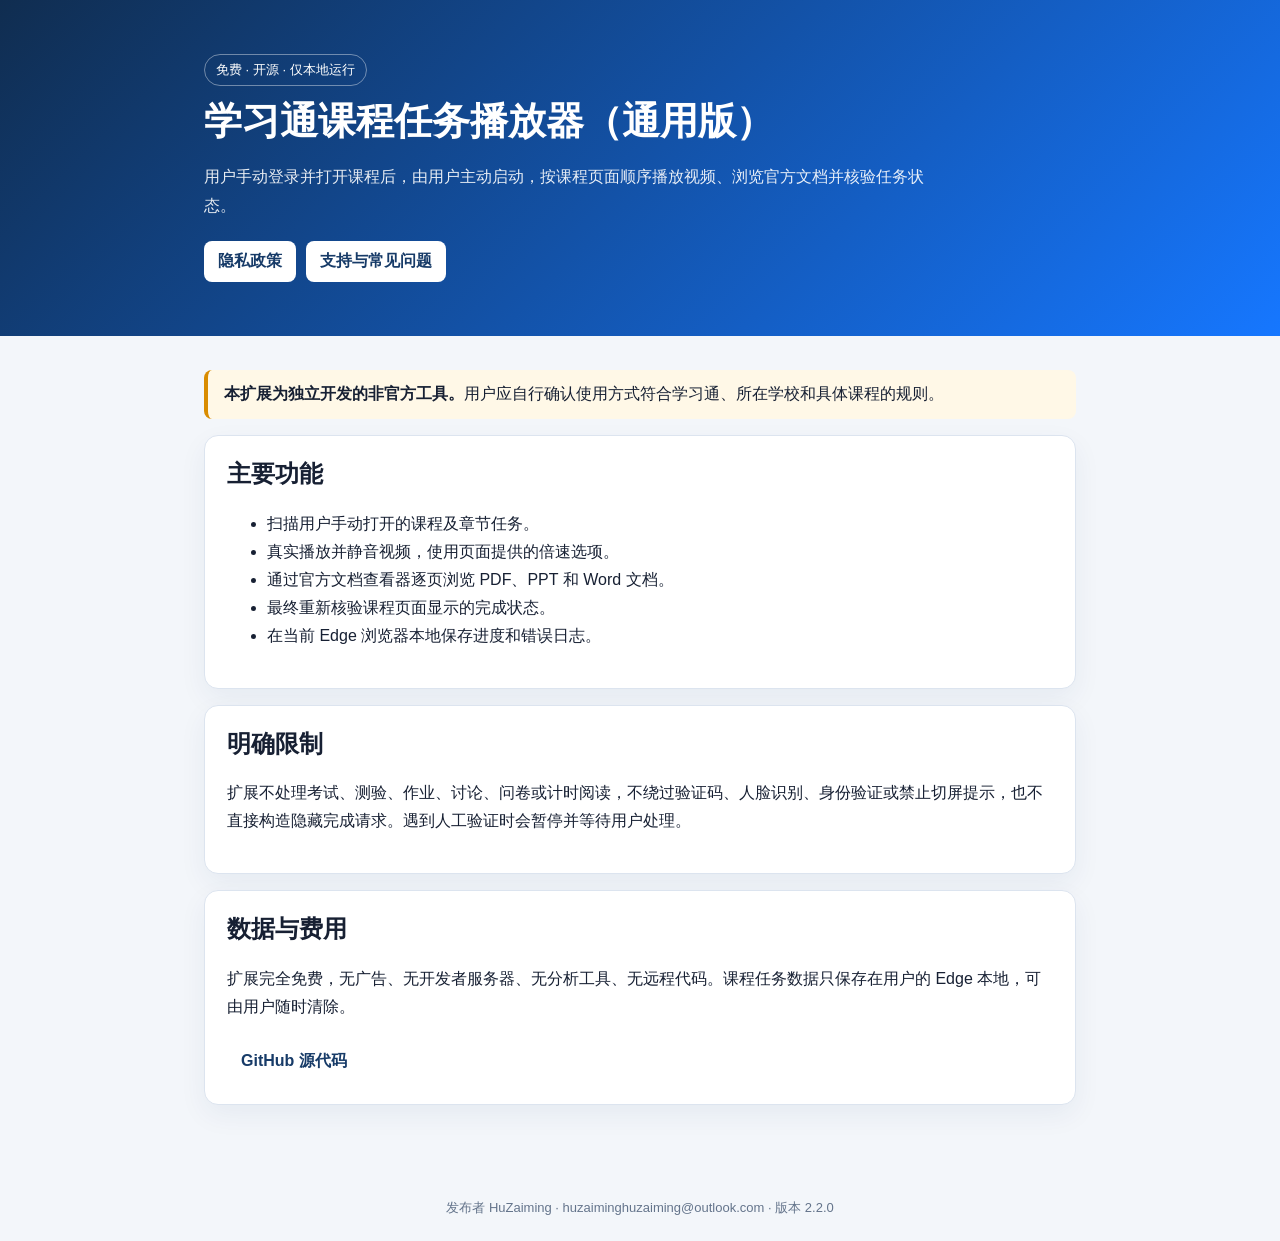
<file: chaoxing-course-task-player/docs/index.html>
<!doctype html><html lang="zh-CN"><head><meta charset="utf-8"><meta name="viewport" content="width=device-width,initial-scale=1"><title>学习通课程任务播放器（通用版）</title><meta name="description" content="用户主动启动后，自动依次播放学习通课程视频、浏览官方文档，并仅在本地记录任务进度与异常。"><link rel="stylesheet" href="site.css"></head><body>
<header class="hero"><div class="hero-inner"><span class="badge">免费 · 开源 · 仅本地运行</span><h1>学习通课程任务播放器（通用版）</h1><p>用户手动登录并打开课程后，由用户主动启动，按课程页面顺序播放视频、浏览官方文档并核验任务状态。</p><div class="links"><a href="privacy/">隐私政策</a><a href="support/">支持与常见问题</a></div></div></header>
<main class="content"><div class="notice"><strong>本扩展为独立开发的非官方工具。</strong>用户应自行确认使用方式符合学习通、所在学校和具体课程的规则。</div>
<section class="card"><h2>主要功能</h2><ul><li>扫描用户手动打开的课程及章节任务。</li><li>真实播放并静音视频，使用页面提供的倍速选项。</li><li>通过官方文档查看器逐页浏览 PDF、PPT 和 Word 文档。</li><li>最终重新核验课程页面显示的完成状态。</li><li>在当前 Edge 浏览器本地保存进度和错误日志。</li></ul></section>
<section class="card"><h2>明确限制</h2><p>扩展不处理考试、测验、作业、讨论、问卷或计时阅读，不绕过验证码、人脸识别、身份验证或禁止切屏提示，也不直接构造隐藏完成请求。遇到人工验证时会暂停并等待用户处理。</p></section>
<section class="card"><h2>数据与费用</h2><p>扩展完全免费，无广告、无开发者服务器、无分析工具、无远程代码。课程任务数据只保存在用户的 Edge 本地，可由用户随时清除。</p><div class="links"><a href="https://github.com/hu-358/chaoxing-video-runner">GitHub 源代码</a></div></section></main>
<footer>发布者 HuZaiming · huzaiminghuzaiming@outlook.com · 版本 2.2.0</footer></body></html>
</file>
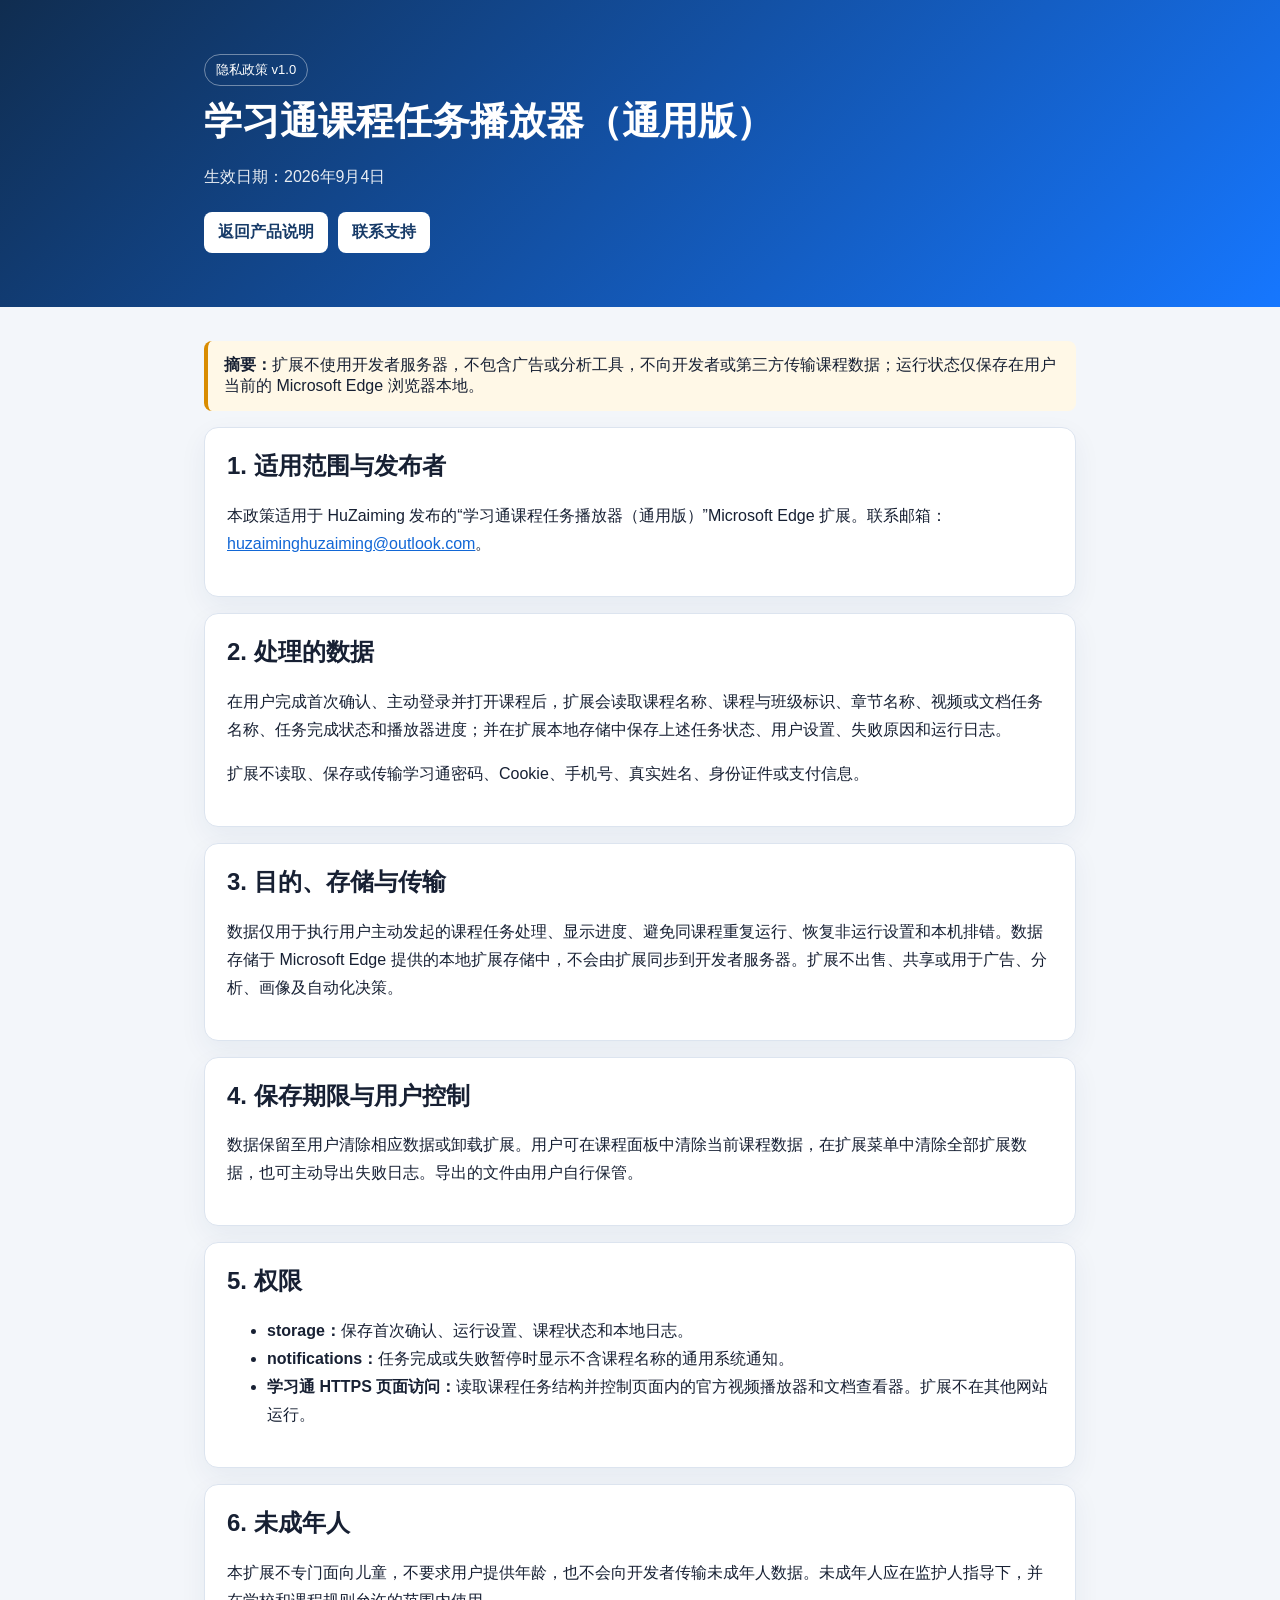
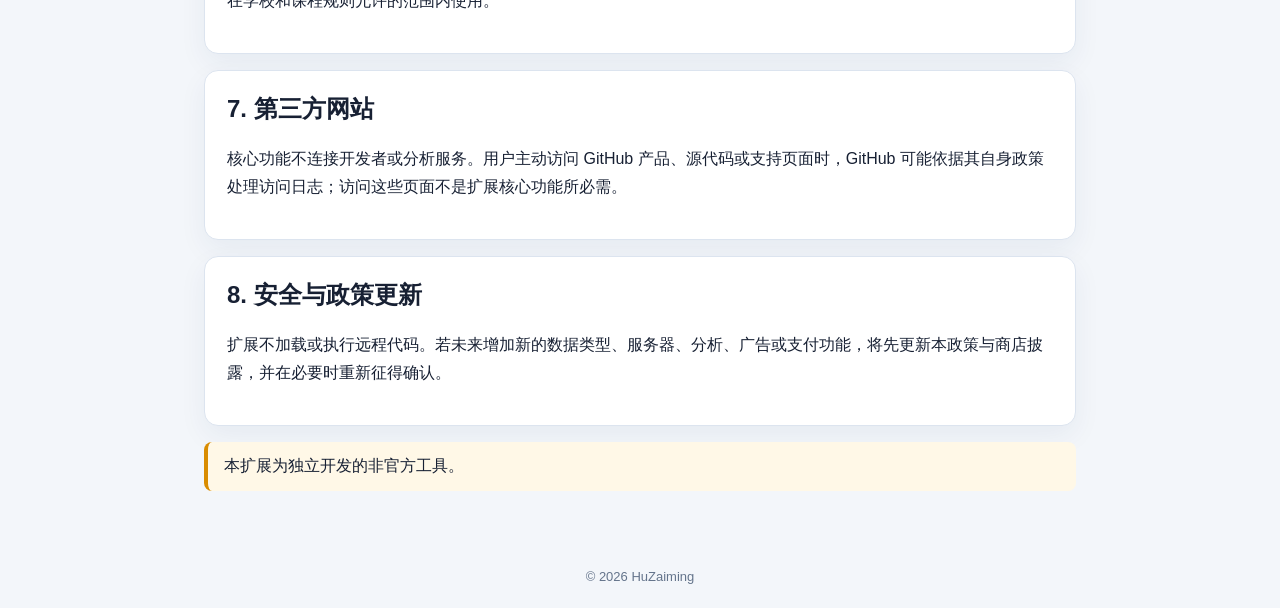
<file: chaoxing-course-task-player/docs/privacy/index.html>
<!doctype html><html lang="zh-CN"><head><meta charset="utf-8"><meta name="viewport" content="width=device-width,initial-scale=1"><title>隐私政策｜学习通课程任务播放器</title><link rel="stylesheet" href="../site.css"></head><body>
<header class="hero"><div class="hero-inner"><span class="badge">隐私政策 v1.0</span><h1>学习通课程任务播放器（通用版）</h1><p>生效日期：2026年9月4日</p><div class="links"><a href="../">返回产品说明</a><a href="../support/">联系支持</a></div></div></header>
<main class="content"><div class="notice"><strong>摘要：</strong>扩展不使用开发者服务器，不包含广告或分析工具，不向开发者或第三方传输课程数据；运行状态仅保存在用户当前的 Microsoft Edge 浏览器本地。</div>
<section class="card"><h2>1. 适用范围与发布者</h2><p>本政策适用于 HuZaiming 发布的“学习通课程任务播放器（通用版）”Microsoft Edge 扩展。联系邮箱：<a href="mailto:huzaiminghuzaiming@outlook.com">huzaiminghuzaiming@outlook.com</a>。</p></section>
<section class="card"><h2>2. 处理的数据</h2><p>在用户完成首次确认、主动登录并打开课程后，扩展会读取课程名称、课程与班级标识、章节名称、视频或文档任务名称、任务完成状态和播放器进度；并在扩展本地存储中保存上述任务状态、用户设置、失败原因和运行日志。</p><p>扩展不读取、保存或传输学习通密码、Cookie、手机号、真实姓名、身份证件或支付信息。</p></section>
<section class="card"><h2>3. 目的、存储与传输</h2><p>数据仅用于执行用户主动发起的课程任务处理、显示进度、避免同课程重复运行、恢复非运行设置和本机排错。数据存储于 Microsoft Edge 提供的本地扩展存储中，不会由扩展同步到开发者服务器。扩展不出售、共享或用于广告、分析、画像及自动化决策。</p></section>
<section class="card"><h2>4. 保存期限与用户控制</h2><p>数据保留至用户清除相应数据或卸载扩展。用户可在课程面板中清除当前课程数据，在扩展菜单中清除全部扩展数据，也可主动导出失败日志。导出的文件由用户自行保管。</p></section>
<section class="card"><h2>5. 权限</h2><ul><li><strong>storage：</strong>保存首次确认、运行设置、课程状态和本地日志。</li><li><strong>notifications：</strong>任务完成或失败暂停时显示不含课程名称的通用系统通知。</li><li><strong>学习通 HTTPS 页面访问：</strong>读取课程任务结构并控制页面内的官方视频播放器和文档查看器。扩展不在其他网站运行。</li></ul></section>
<section class="card"><h2>6. 未成年人</h2><p>本扩展不专门面向儿童，不要求用户提供年龄，也不会向开发者传输未成年人数据。未成年人应在监护人指导下，并在学校和课程规则允许的范围内使用。</p></section>
<section class="card"><h2>7. 第三方网站</h2><p>核心功能不连接开发者或分析服务。用户主动访问 GitHub 产品、源代码或支持页面时，GitHub 可能依据其自身政策处理访问日志；访问这些页面不是扩展核心功能所必需。</p></section>
<section class="card"><h2>8. 安全与政策更新</h2><p>扩展不加载或执行远程代码。若未来增加新的数据类型、服务器、分析、广告或支付功能，将先更新本政策与商店披露，并在必要时重新征得确认。</p></section>
<div class="notice">本扩展为独立开发的非官方工具。</div></main><footer>© 2026 HuZaiming</footer></body></html>
</file>
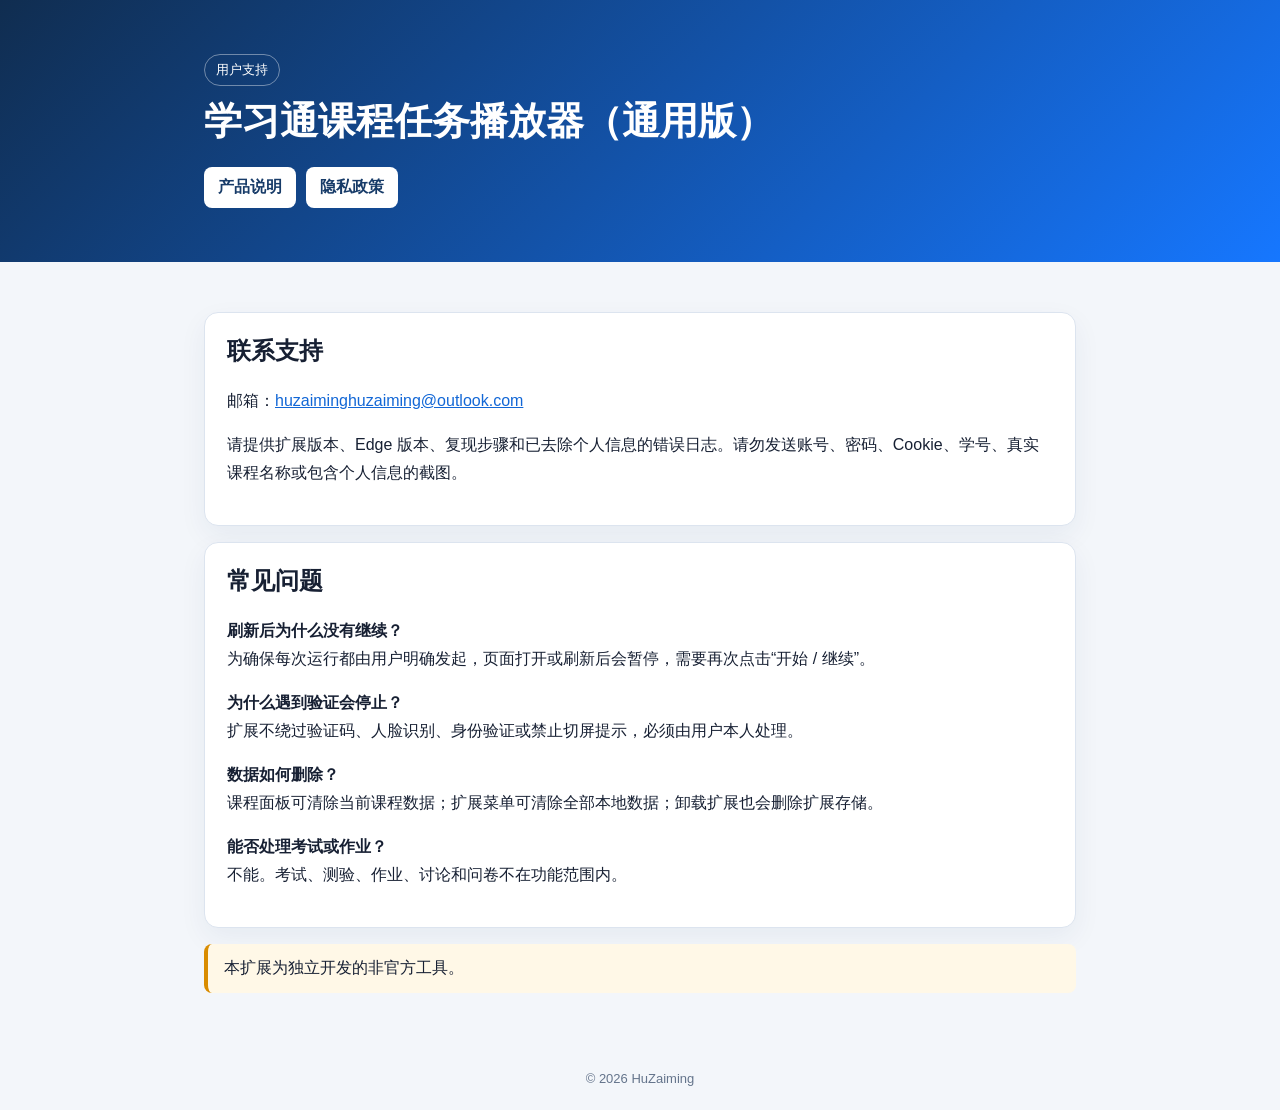
<file: chaoxing-course-task-player/docs/support/index.html>
<!doctype html><html lang="zh-CN"><head><meta charset="utf-8"><meta name="viewport" content="width=device-width,initial-scale=1"><title>支持｜学习通课程任务播放器</title><link rel="stylesheet" href="../site.css"></head><body>
<header class="hero"><div class="hero-inner"><span class="badge">用户支持</span><h1>学习通课程任务播放器（通用版）</h1><div class="links"><a href="../">产品说明</a><a href="../privacy/">隐私政策</a></div></div></header>
<main class="content"><section class="card"><h2>联系支持</h2><p>邮箱：<a href="mailto:huzaiminghuzaiming@outlook.com">huzaiminghuzaiming@outlook.com</a></p><p>请提供扩展版本、Edge 版本、复现步骤和已去除个人信息的错误日志。请勿发送账号、密码、Cookie、学号、真实课程名称或包含个人信息的截图。</p></section>
<section class="card"><h2>常见问题</h2><p><strong>刷新后为什么没有继续？</strong><br>为确保每次运行都由用户明确发起，页面打开或刷新后会暂停，需要再次点击“开始 / 继续”。</p><p><strong>为什么遇到验证会停止？</strong><br>扩展不绕过验证码、人脸识别、身份验证或禁止切屏提示，必须由用户本人处理。</p><p><strong>数据如何删除？</strong><br>课程面板可清除当前课程数据；扩展菜单可清除全部本地数据；卸载扩展也会删除扩展存储。</p><p><strong>能否处理考试或作业？</strong><br>不能。考试、测验、作业、讨论和问卷不在功能范围内。</p></section>
<div class="notice">本扩展为独立开发的非官方工具。</div></main><footer>© 2026 HuZaiming</footer></body></html>
</file>
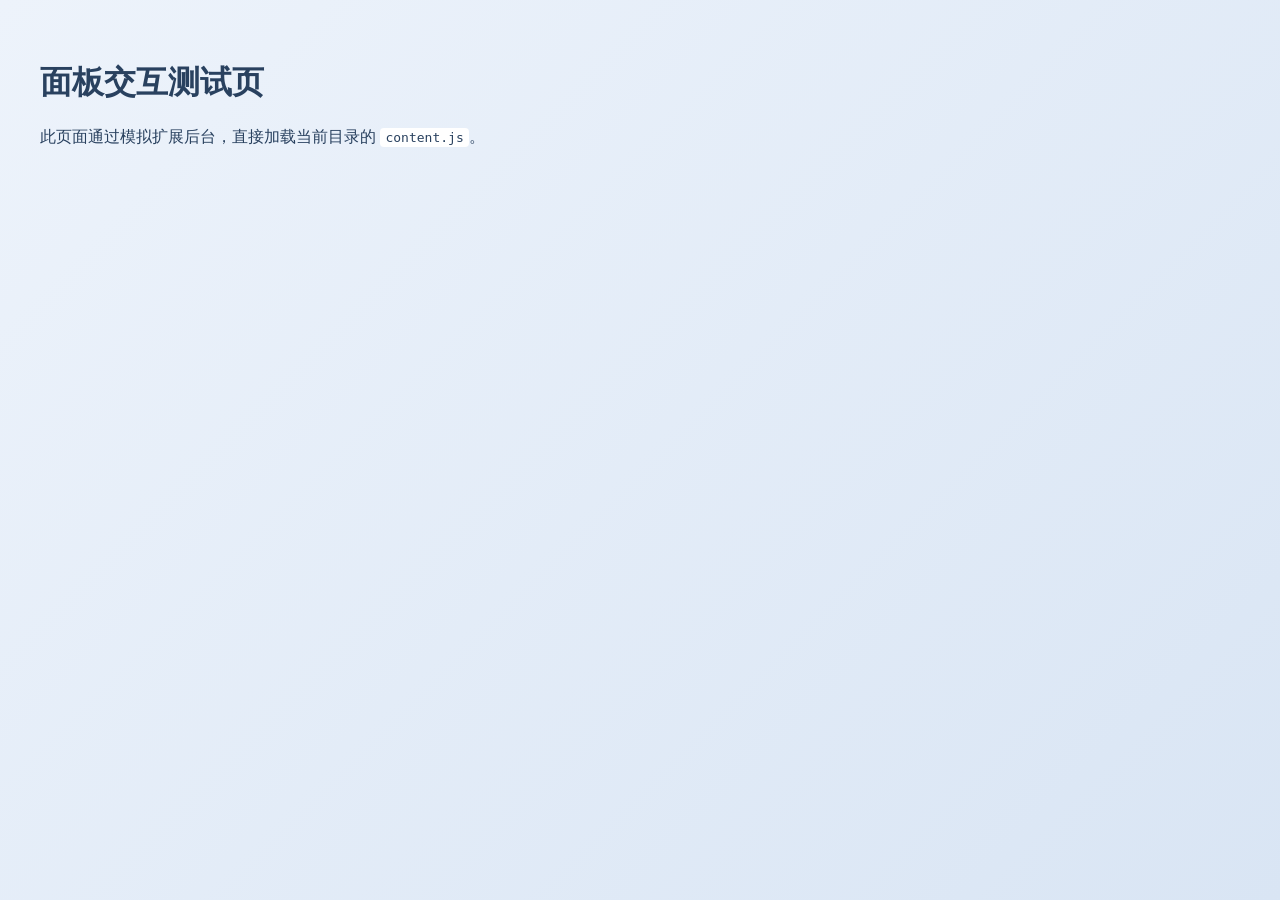
<file: chaoxing-video-runner-universal-v2.1.5/tests/panel-browser-harness.html>
<!doctype html>
<html lang="zh-CN">
<head>
  <meta charset="utf-8">
  <meta name="viewport" content="width=device-width,initial-scale=1">
  <title>v2.1.5 面板交互测试</title>
  <style>
    body{margin:0;min-height:100vh;background:linear-gradient(135deg,#edf3fb,#d9e5f4);font-family:"Microsoft YaHei",sans-serif}
    main{padding:40px;color:#29415f}code{background:#fff;padding:2px 5px;border-radius:4px}
  </style>
</head>
<body>
  <main><h1>面板交互测试页</h1><p>此页面通过模拟扩展后台，直接加载当前目录的 <code>content.js</code>。</p></main>
  <script>
    (() => {
      let panelLayout = { collapsed: false, left: null, top: null };
      const courseState = {};
      window.__panelMessages = [];
      window.chrome = {
        runtime: {
          lastError: null,
          getManifest: () => ({ version: "2.1.5" }),
          sendMessage(message, callback) {
            window.__panelMessages.push(message);
            let result = null;
            if (message.type === "courses:list") result = [];
            if (message.type === "state:get") result = null;
            if (message.type === "state:replace") Object.assign(courseState, message.state);
            if (message.type === "course:register") result = message.state;
            if (message.type === "ui:panel:get") result = panelLayout;
            if (message.type === "ui:panel:set") {
              panelLayout = { ...message.layout };
              result = panelLayout;
            }
            callback({ ok: true, result });
          }
        }
      };
    })();
  </script>
  <script src="../content.js"></script>
</body>
</html>
</file>
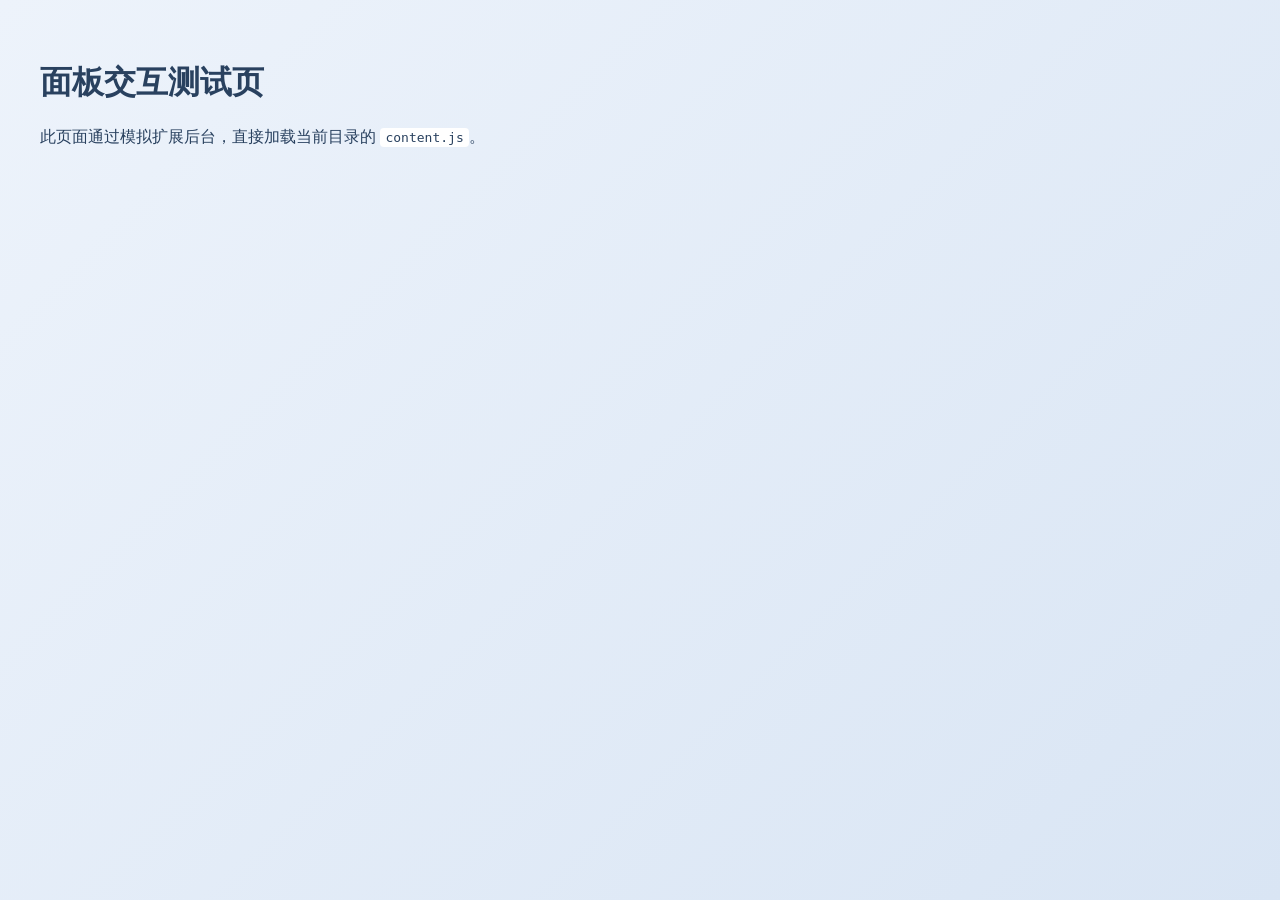
<file: chaoxing-video-runner-universal-v2.1.6/tests/panel-browser-harness.html>
<!doctype html>
<html lang="zh-CN">
<head>
  <meta charset="utf-8">
  <meta name="viewport" content="width=device-width,initial-scale=1">
  <title>v2.1.6 面板交互测试</title>
  <style>
    body{margin:0;min-height:100vh;background:linear-gradient(135deg,#edf3fb,#d9e5f4);font-family:"Microsoft YaHei",sans-serif}
    main{padding:40px;color:#29415f}code{background:#fff;padding:2px 5px;border-radius:4px}
  </style>
</head>
<body>
  <main><h1>面板交互测试页</h1><p>此页面通过模拟扩展后台，直接加载当前目录的 <code>content.js</code>。</p></main>
  <script>
    (() => {
      let panelLayout = { collapsed: false, left: null, top: null };
      const courseState = {};
      window.__panelMessages = [];
      window.chrome = {
        runtime: {
          lastError: null,
          getManifest: () => ({ version: "2.1.6" }),
          sendMessage(message, callback) {
            window.__panelMessages.push(message);
            let result = null;
            if (message.type === "courses:list") result = [];
            if (message.type === "state:get") result = null;
            if (message.type === "state:replace") Object.assign(courseState, message.state);
            if (message.type === "course:register") result = message.state;
            if (message.type === "ui:panel:get") result = panelLayout;
            if (message.type === "ui:panel:set") {
              panelLayout = { ...message.layout };
              result = panelLayout;
            }
            callback({ ok: true, result });
          }
        }
      };
    })();
  </script>
  <script src="../content.js"></script>
</body>
</html>
</file>
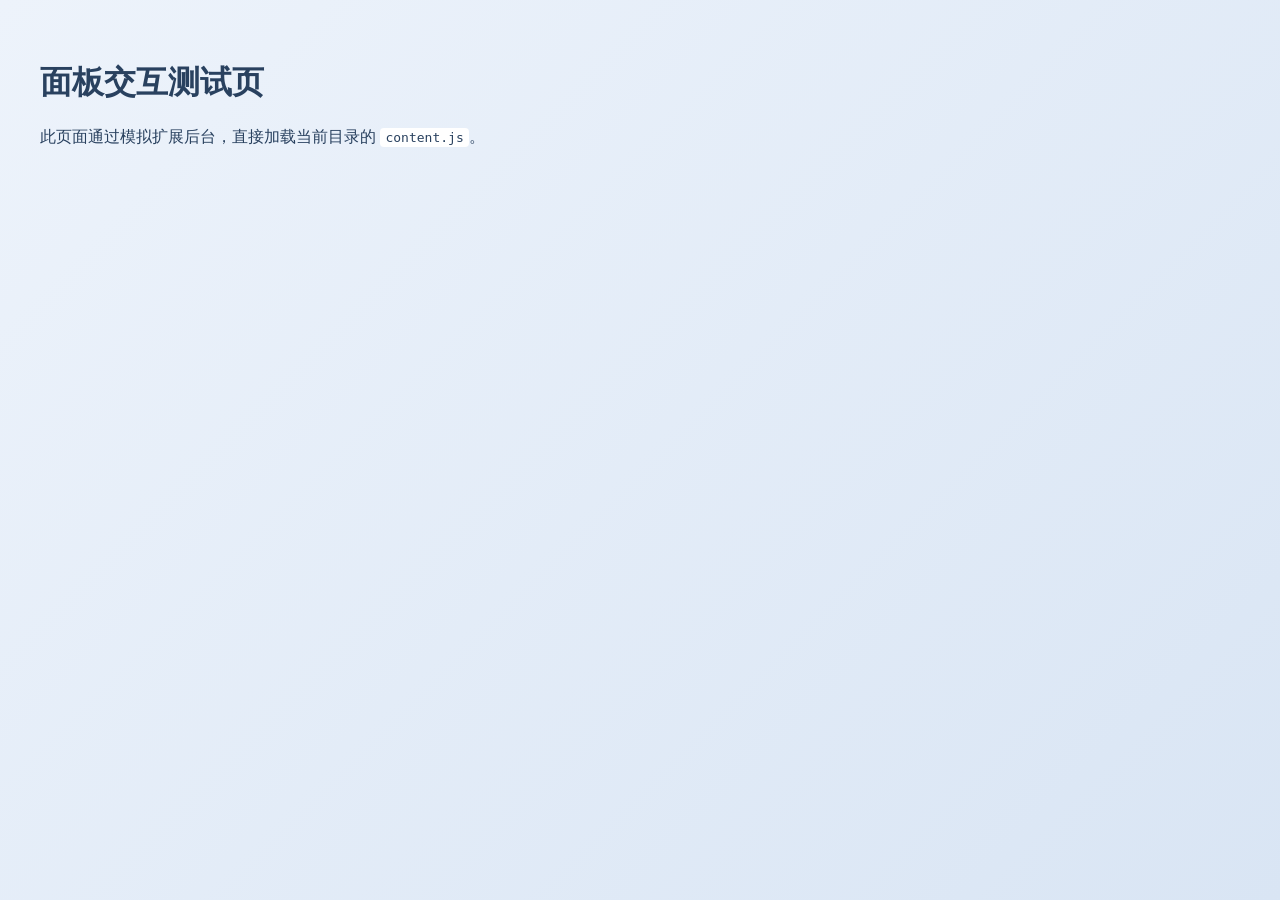
<file: chaoxing-video-runner-universal-v2.1.7/tests/panel-browser-harness.html>
<!doctype html>
<html lang="zh-CN">
<head>
  <meta charset="utf-8">
  <meta name="viewport" content="width=device-width,initial-scale=1">
  <title>v2.1.7 面板交互测试</title>
  <style>
    body{margin:0;min-height:100vh;background:linear-gradient(135deg,#edf3fb,#d9e5f4);font-family:"Microsoft YaHei",sans-serif}
    main{padding:40px;color:#29415f}code{background:#fff;padding:2px 5px;border-radius:4px}
  </style>
</head>
<body>
  <main><h1>面板交互测试页</h1><p>此页面通过模拟扩展后台，直接加载当前目录的 <code>content.js</code>。</p></main>
  <script>
    (() => {
      let panelLayout = { collapsed: false, left: null, top: null };
      const courseState = {};
      window.__panelMessages = [];
      window.chrome = {
        runtime: {
          lastError: null,
          getManifest: () => ({ version: "2.1.7" }),
          sendMessage(message, callback) {
            window.__panelMessages.push(message);
            let result = null;
            if (message.type === "courses:list") result = [];
            if (message.type === "state:get") result = null;
            if (message.type === "state:replace") Object.assign(courseState, message.state);
            if (message.type === "course:register") result = message.state;
            if (message.type === "lock:acquire" || message.type === "lock:heartbeat") {
              result = { acquired: true, instanceId: message.instanceId, expiresAt: Date.now() + 600000 };
            }
            if (message.type === "lock:release") result = { released: true };
            if (message.type === "ui:panel:get") result = panelLayout;
            if (message.type === "ui:panel:set") {
              panelLayout = { ...message.layout };
              result = panelLayout;
            }
            callback({ ok: true, result });
          }
        }
      };
    })();
  </script>
  <script src="../content.js"></script>
</body>
</html>
</file>
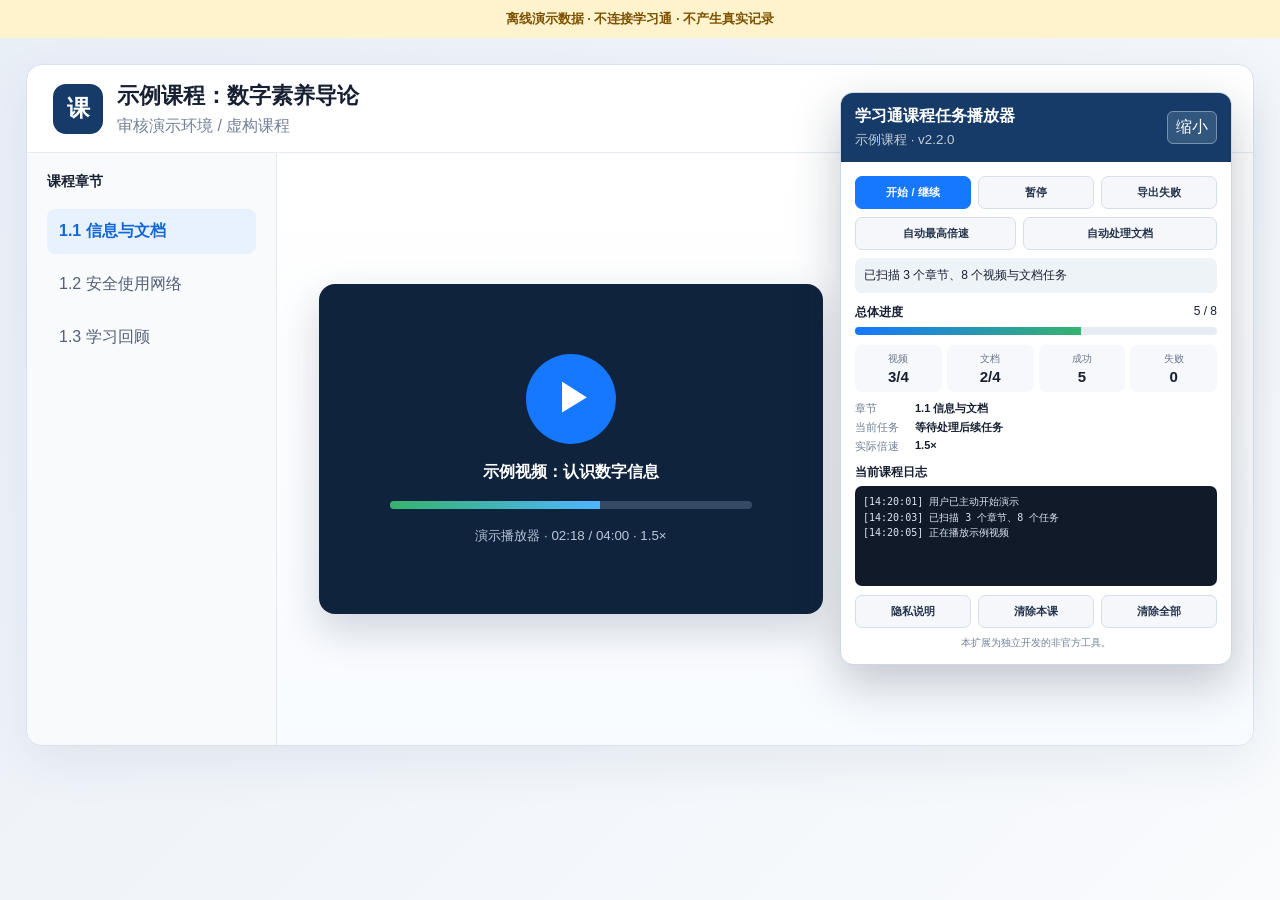
<file: chaoxing-course-task-player/extension/pages/demo.html>
<!doctype html>
<html lang="zh-CN">
<head>
  <meta charset="utf-8">
  <meta name="viewport" content="width=device-width,initial-scale=1">
  <title>离线审核演示｜学习通课程任务播放器</title>
  <link rel="stylesheet" href="demo.css">
</head>
<body>
  <div class="demo-ribbon">离线演示数据 · 不连接学习通 · 不产生真实记录</div>
  <main class="workspace">
    <section class="course-page">
      <header><div class="logo-mark">课</div><div><h1>示例课程：数字素养导论</h1><p>审核演示环境 / 虚构课程</p></div></header>
      <div class="layout">
        <nav><h2>课程章节</h2><button class="active">1.1 信息与文档</button><button>1.2 安全使用网络</button><button>1.3 学习回顾</button></nav>
        <article class="viewer">
          <div id="video-scene" class="media-card"><div class="play">▶</div><strong>示例视频：认识数字信息</strong><div class="timeline"><span></span></div><small>演示播放器 · 02:18 / 04:00 · 1.5×</small></div>
          <div id="document-scene" class="document-card hidden"><div class="paper"><i></i><i></i><i></i><i></i></div><strong>示例文档：网络安全阅读材料</strong><small>正在浏览第 8 / 12 页</small></div>
          <div id="blocked-scene" class="blocked hidden"><b>需要用户处理</b><p>检测到身份验证提示，扩展已暂停。演示模式不会尝试绕过验证。</p></div>
        </article>
      </div>
    </section>
    <aside class="panel">
      <div class="panel-head"><div><b>学习通课程任务播放器</b><small>示例课程 · v2.2.0</small></div><button>缩小</button></div>
      <div class="panel-body">
        <div class="controls"><button id="start" class="primary">开始 / 继续</button><button id="pause">暂停</button><button>导出失败</button></div>
        <div class="selectors"><span>自动最高倍速</span><span>自动处理文档</span></div>
        <div id="status" class="status">演示已就绪，等待用户主动开始</div>
        <div class="progress-label"><b>总体进度</b><span id="progress-text">5 / 8</span></div><div class="progress"><span id="progress-bar"></span></div>
        <div class="stats"><div>视频<b>3/4</b></div><div>文档<b>2/4</b></div><div>成功<b>5</b></div><div>失败<b id="failure-count">0</b></div></div>
        <dl><div><dt>章节</dt><dd>1.1 信息与文档</dd></div><div><dt>当前任务</dt><dd id="task">示例视频：认识数字信息</dd></div><div><dt>实际倍速</dt><dd>1.5×</dd></div></dl>
        <h3>当前课程日志</h3><pre id="logs">[14:20:01] 用户已主动开始演示
[14:20:03] 已扫描 3 个章节、8 个任务
[14:20:05] 正在播放示例视频</pre>
        <div class="privacy-row"><button id="privacy">隐私说明</button><button>清除本课</button><button>清除全部</button></div>
        <p class="nonofficial">本扩展为独立开发的非官方工具。</p>
      </div>
    </aside>
  </main>
  <script src="demo.js"></script>
</body>
</html>
</file>
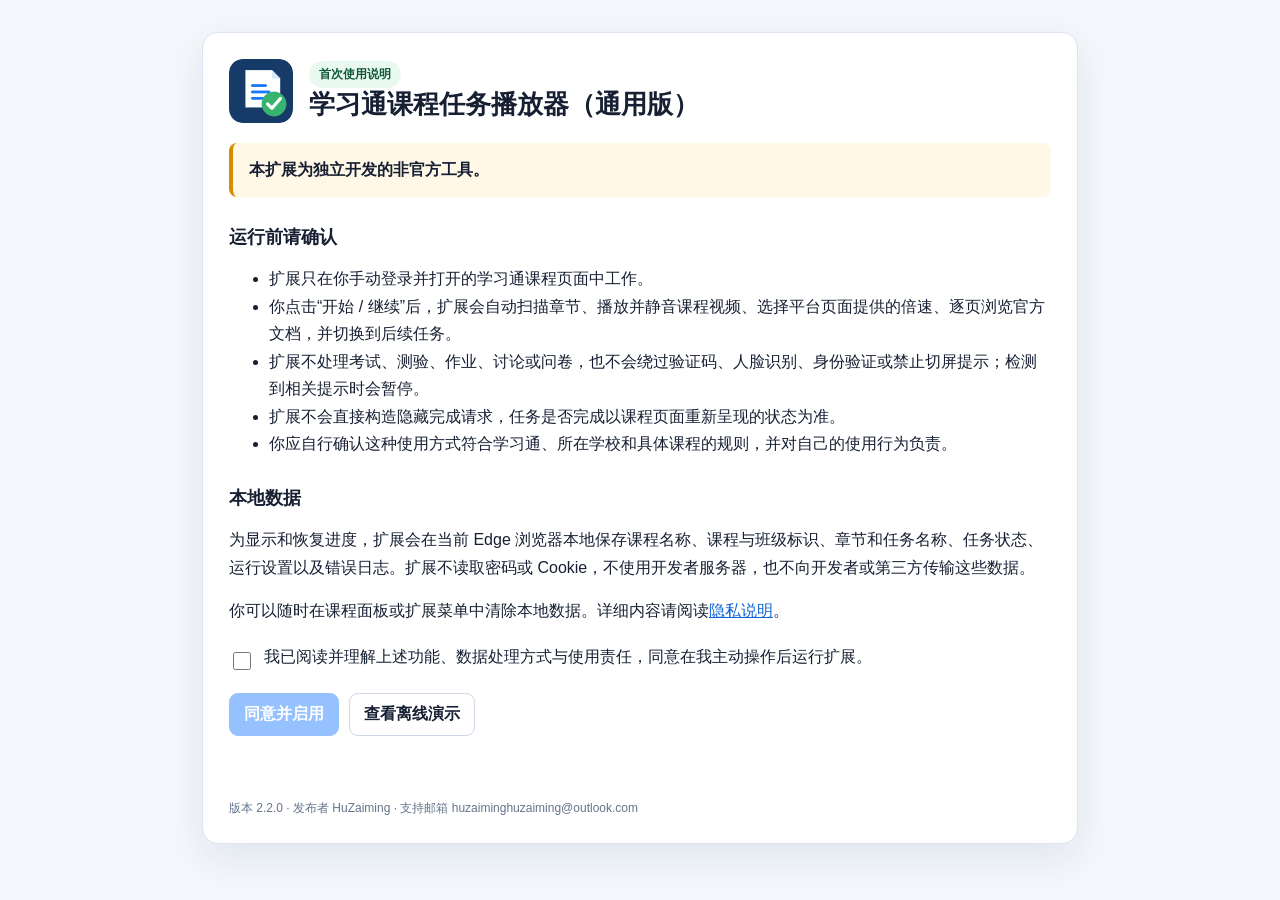
<file: chaoxing-course-task-player/extension/pages/onboarding.html>
<!doctype html>
<html lang="zh-CN">
<head>
  <meta charset="utf-8">
  <meta name="viewport" content="width=device-width,initial-scale=1">
  <title>首次使用说明｜学习通课程任务播放器</title>
  <link rel="stylesheet" href="shared.css">
</head>
<body>
  <main class="shell">
    <section class="card">
      <div class="brand">
        <img src="../icon-128.png" alt="扩展图标">
        <div><span class="badge">首次使用说明</span><h1>学习通课程任务播放器（通用版）</h1></div>
      </div>
      <div class="notice warning"><strong>本扩展为独立开发的非官方工具。</strong></div>
      <h2>运行前请确认</h2>
      <ul>
        <li>扩展只在你手动登录并打开的学习通课程页面中工作。</li>
        <li>你点击“开始 / 继续”后，扩展会自动扫描章节、播放并静音课程视频、选择平台页面提供的倍速、逐页浏览官方文档，并切换到后续任务。</li>
        <li>扩展不处理考试、测验、作业、讨论或问卷，也不会绕过验证码、人脸识别、身份验证或禁止切屏提示；检测到相关提示时会暂停。</li>
        <li>扩展不会直接构造隐藏完成请求，任务是否完成以课程页面重新呈现的状态为准。</li>
        <li>你应自行确认这种使用方式符合学习通、所在学校和具体课程的规则，并对自己的使用行为负责。</li>
      </ul>
      <h2>本地数据</h2>
      <p>为显示和恢复进度，扩展会在当前 Edge 浏览器本地保存课程名称、课程与班级标识、章节和任务名称、任务状态、运行设置以及错误日志。扩展不读取密码或 Cookie，不使用开发者服务器，也不向开发者或第三方传输这些数据。</p>
      <p>你可以随时在课程面板或扩展菜单中清除本地数据。详细内容请阅读<a href="privacy.html" target="_blank" rel="noreferrer">隐私说明</a>。</p>
      <label class="check"><input id="agree" type="checkbox"><span>我已阅读并理解上述功能、数据处理方式与使用责任，同意在我主动操作后运行扩展。</span></label>
      <div class="actions"><button id="accept" class="primary" type="button" disabled>同意并启用</button><button id="demo" type="button">查看离线演示</button></div>
      <div id="status" class="status" role="status"></div>
      <div class="footer">版本 2.2.0 · 发布者 HuZaiming · 支持邮箱 huzaiminghuzaiming@outlook.com</div>
    </section>
  </main>
  <script src="onboarding.js"></script>
</body>
</html>
</file>
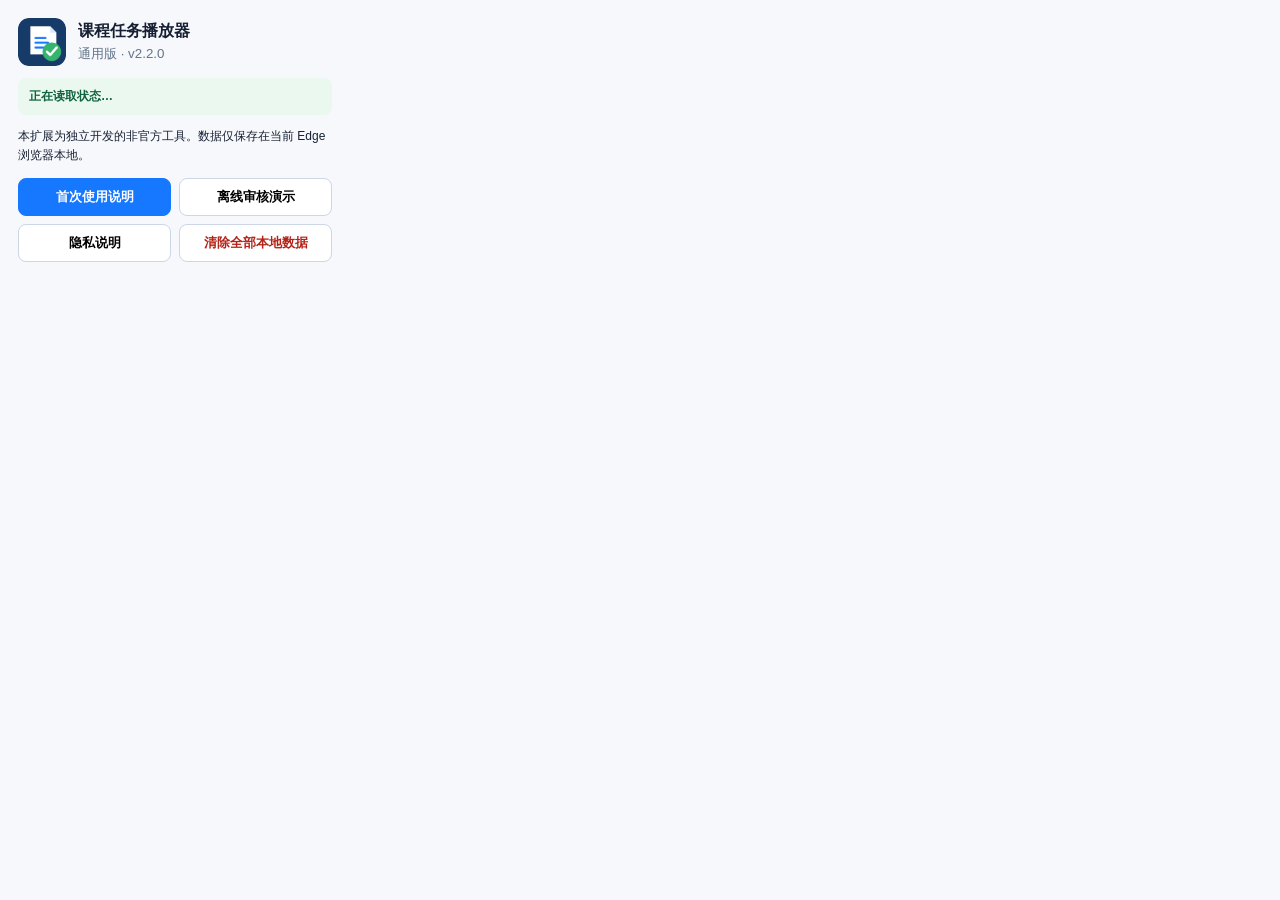
<file: chaoxing-course-task-player/extension/pages/popup.html>
<!doctype html>
<html lang="zh-CN">
<head>
  <meta charset="utf-8">
  <meta name="viewport" content="width=device-width,initial-scale=1">
  <title>学习通课程任务播放器</title>
  <link rel="stylesheet" href="popup.css">
</head>
<body>
  <header><img src="../icon-128.png" alt=""><div><strong>课程任务播放器</strong><small>通用版 · v2.2.0</small></div></header>
  <p id="consent-state" class="state">正在读取状态…</p>
  <p>本扩展为独立开发的非官方工具。数据仅保存在当前 Edge 浏览器本地。</p>
  <div class="actions">
    <button id="onboarding" class="primary">首次使用说明</button>
    <button id="demo">离线审核演示</button>
    <button id="privacy">隐私说明</button>
    <button id="clear" class="danger">清除全部本地数据</button>
  </div>
  <div id="status" role="status"></div>
  <script src="popup.js"></script>
</body>
</html>
</file>
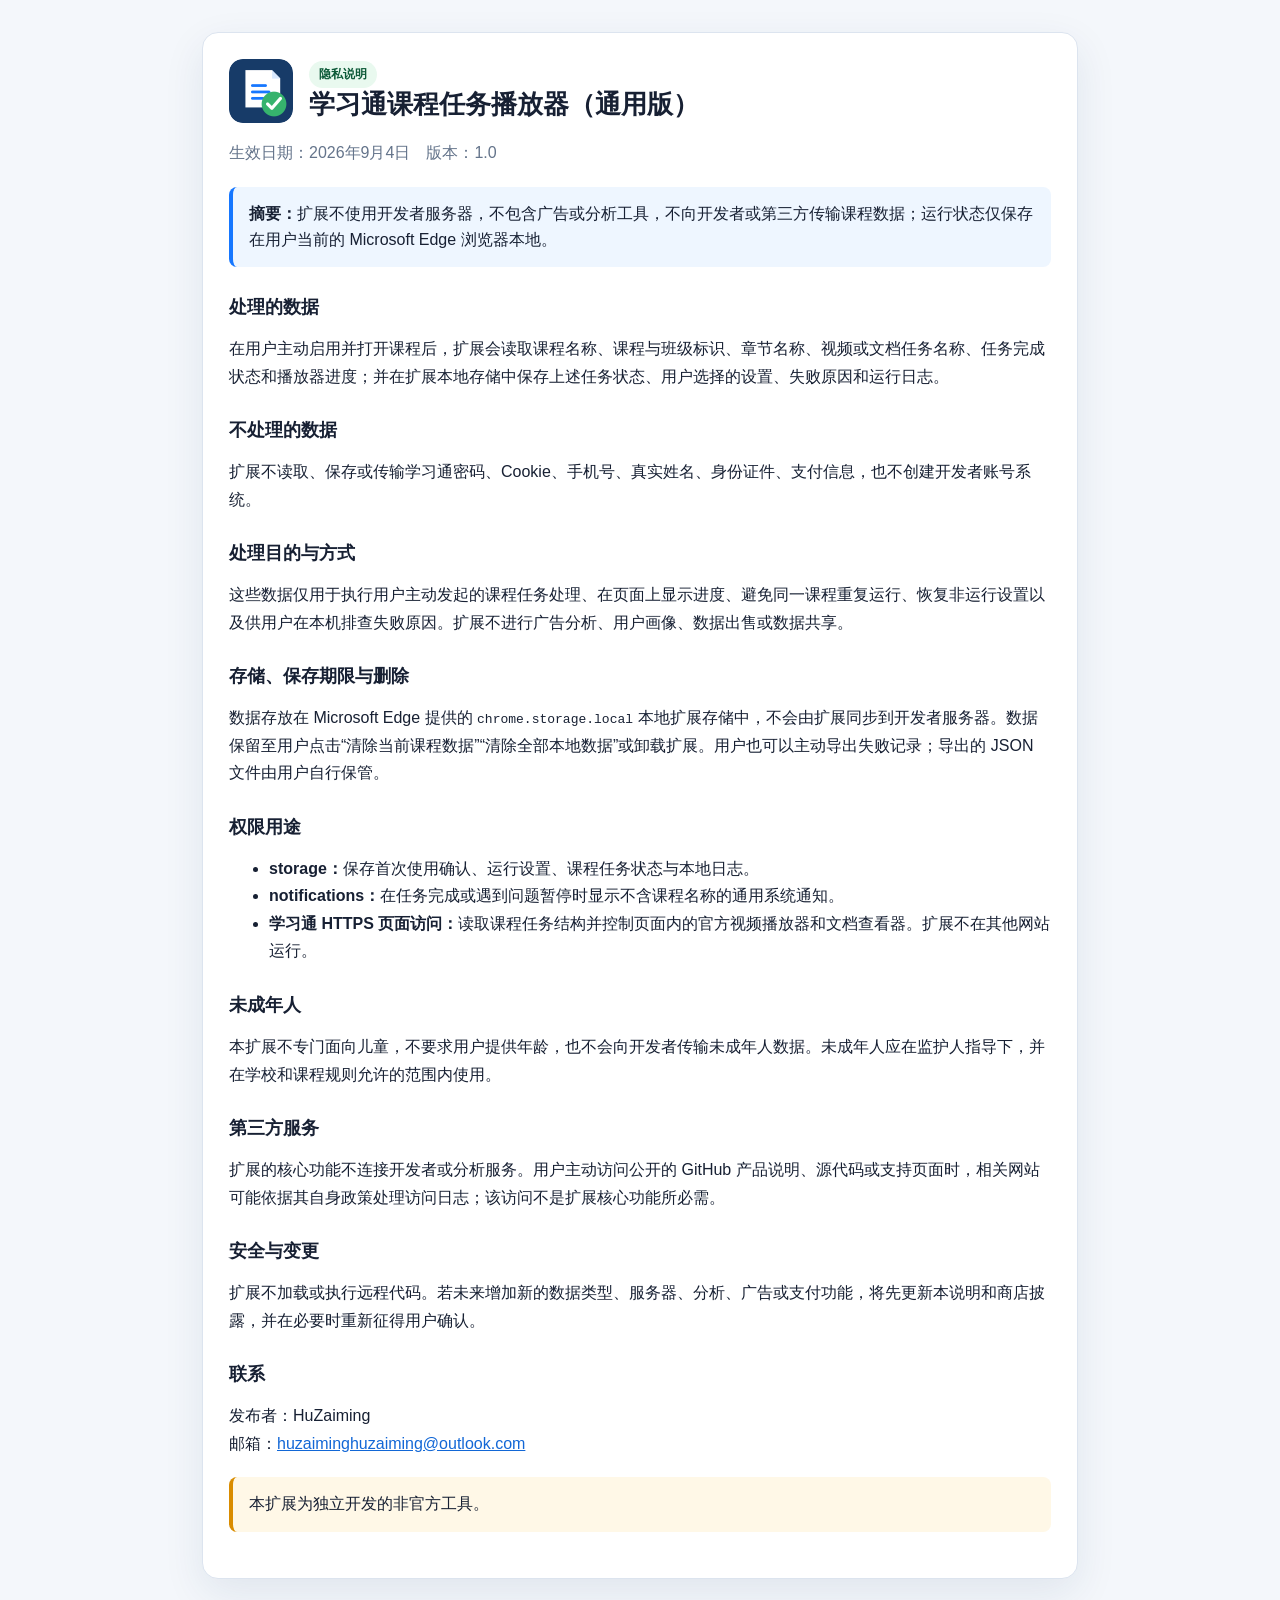
<file: chaoxing-course-task-player/extension/pages/privacy.html>
<!doctype html>
<html lang="zh-CN">
<head>
  <meta charset="utf-8">
  <meta name="viewport" content="width=device-width,initial-scale=1">
  <title>隐私说明｜学习通课程任务播放器</title>
  <link rel="stylesheet" href="shared.css">
</head>
<body>
  <main class="shell"><article class="card">
    <div class="brand"><img src="../icon-128.png" alt="扩展图标"><div><span class="badge">隐私说明</span><h1>学习通课程任务播放器（通用版）</h1></div></div>
    <p class="muted">生效日期：2026年9月4日　版本：1.0</p>
    <div class="notice"><strong>摘要：</strong>扩展不使用开发者服务器，不包含广告或分析工具，不向开发者或第三方传输课程数据；运行状态仅保存在用户当前的 Microsoft Edge 浏览器本地。</div>
    <h2>处理的数据</h2><p>在用户主动启用并打开课程后，扩展会读取课程名称、课程与班级标识、章节名称、视频或文档任务名称、任务完成状态和播放器进度；并在扩展本地存储中保存上述任务状态、用户选择的设置、失败原因和运行日志。</p>
    <h2>不处理的数据</h2><p>扩展不读取、保存或传输学习通密码、Cookie、手机号、真实姓名、身份证件、支付信息，也不创建开发者账号系统。</p>
    <h2>处理目的与方式</h2><p>这些数据仅用于执行用户主动发起的课程任务处理、在页面上显示进度、避免同一课程重复运行、恢复非运行设置以及供用户在本机排查失败原因。扩展不进行广告分析、用户画像、数据出售或数据共享。</p>
    <h2>存储、保存期限与删除</h2><p>数据存放在 Microsoft Edge 提供的 <code>chrome.storage.local</code> 本地扩展存储中，不会由扩展同步到开发者服务器。数据保留至用户点击“清除当前课程数据”“清除全部本地数据”或卸载扩展。用户也可以主动导出失败记录；导出的 JSON 文件由用户自行保管。</p>
    <h2>权限用途</h2><ul><li><strong>storage：</strong>保存首次使用确认、运行设置、课程任务状态与本地日志。</li><li><strong>notifications：</strong>在任务完成或遇到问题暂停时显示不含课程名称的通用系统通知。</li><li><strong>学习通 HTTPS 页面访问：</strong>读取课程任务结构并控制页面内的官方视频播放器和文档查看器。扩展不在其他网站运行。</li></ul>
    <h2>未成年人</h2><p>本扩展不专门面向儿童，不要求用户提供年龄，也不会向开发者传输未成年人数据。未成年人应在监护人指导下，并在学校和课程规则允许的范围内使用。</p>
    <h2>第三方服务</h2><p>扩展的核心功能不连接开发者或分析服务。用户主动访问公开的 GitHub 产品说明、源代码或支持页面时，相关网站可能依据其自身政策处理访问日志；该访问不是扩展核心功能所必需。</p>
    <h2>安全与变更</h2><p>扩展不加载或执行远程代码。若未来增加新的数据类型、服务器、分析、广告或支付功能，将先更新本说明和商店披露，并在必要时重新征得用户确认。</p>
    <h2>联系</h2><p>发布者：HuZaiming<br>邮箱：<a href="mailto:huzaiminghuzaiming@outlook.com">huzaiminghuzaiming@outlook.com</a></p>
    <div class="notice warning">本扩展为独立开发的非官方工具。</div>
  </article></main>
</body>
</html>
</file>
<file: chaoxing-course-task-player/docs/site.css>
:root { font-family: "Microsoft YaHei","Segoe UI",sans-serif; color:#172033; background:#f3f6fa; }
* { box-sizing:border-box; } body { margin:0; } a { color:#1267d6; }
.hero { color:#fff; background:linear-gradient(135deg,#102d50,#1677ff); }
.hero-inner,.content { max-width:920px; margin:auto; padding:54px 24px; }
.hero h1 { margin:10px 0; font-size:38px; }.hero p { max-width:720px; line-height:1.8; opacity:.9; }
.badge { display:inline-block; padding:6px 11px; border:1px solid rgba(255,255,255,.4); border-radius:999px; font-size:13px; }
.content { padding-top:34px; }.card { margin:16px 0; padding:22px; border:1px solid #dce4ef; border-radius:14px; background:#fff; box-shadow:0 10px 28px rgba(23,59,104,.06); }
h2 { margin-top:0; } p,li { line-height:1.75; }.muted { color:#64748b; }.notice { padding:14px 16px; border-left:4px solid #d98c00; background:#fff8e7; border-radius:8px; }
.links { display:flex; flex-wrap:wrap; gap:10px; margin-top:20px; }.links a { padding:10px 14px; border-radius:8px; background:#fff; color:#173b68; text-decoration:none; font-weight:700; }
footer { padding:24px; text-align:center; color:#64748b; font-size:13px; }
</file>
<file: chaoxing-course-task-player/extension/pages/demo.css>
:root { font-family: "Microsoft YaHei", "Segoe UI", sans-serif; color: #172033; background: #edf2f8; }
* { box-sizing: border-box; }
body { margin: 0; min-width: 1000px; }
button { font: inherit; }
.hidden { display: none !important; }
.demo-ribbon { height: 38px; display: grid; place-items: center; background: #fff3cd; color: #7c5100; font-size: 13px; font-weight: 700; }
.workspace { position: relative; min-height: calc(100vh - 38px); padding: 26px; background: linear-gradient(135deg,#e9eff7,#f9fbfd); }
.course-page { min-height: 680px; overflow: hidden; background: #fff; border: 1px solid #d8e1ed; border-radius: 16px; box-shadow: 0 16px 50px rgba(23,59,104,.08); }
.course-page>header { height: 88px; display: flex; align-items: center; gap: 14px; padding: 18px 26px; border-bottom: 1px solid #e6ecf3; }
.logo-mark { width: 50px; height: 50px; display: grid; place-items: center; border-radius: 13px; background: #173b68; color: #fff; font-size: 23px; font-weight: 800; }
.course-page h1 { margin: 0; font-size: 22px; }.course-page p { margin: 5px 0 0; color: #718096; }
.layout { display: grid; grid-template-columns: 250px 1fr; min-height: 592px; }
nav { padding: 20px; background: #f8fafc; border-right: 1px solid #e4eaf2; } nav h2 { font-size: 14px; margin: 0 0 14px; }
nav button { width: 100%; margin: 4px 0; padding: 12px; border: 0; border-radius: 8px; text-align: left; background: transparent; color: #536078; } nav button.active { background: #e8f2ff; color: #1267d6; font-weight: 700; }
.viewer { display: grid; place-items: center; padding: 42px 430px 42px 42px; background: linear-gradient(#fff,#f8fbff); }
.media-card,.document-card,.blocked { width: 100%; max-width: 620px; min-height: 330px; display: flex; flex-direction: column; align-items: center; justify-content: center; gap: 18px; border-radius: 16px; background: #10233c; color: #fff; box-shadow: 0 16px 40px rgba(15,34,60,.18); }
.play { width: 90px; height: 90px; display: grid; place-items: center; padding-left: 7px; border-radius: 50%; background: #1677ff; font-size: 38px; }
.timeline { width: 72%; height: 8px; overflow: hidden; border-radius: 999px; background: #344a65; }.timeline span { display: block; width: 58%; height: 100%; background: linear-gradient(90deg,#36b36d,#4eb6ff); }
.media-card small,.document-card small { color: #b9c8da; }
.document-card { background: #173b68; }.paper { width: 135px; height: 175px; padding: 45px 20px 20px; border-radius: 8px 8px 20px 8px; background: #fff; }.paper i { display: block; height: 8px; margin: 10px 0; border-radius: 4px; background: #a9c9f2; }
.blocked { padding: 50px; min-height: 230px; background: #fff8e7; color: #7c5100; border: 1px solid #e9bd64; text-align: center; }
.panel { position: absolute; top: 54px; right: 48px; width: 392px; overflow: hidden; border: 1px solid #cfd6e4; border-radius: 13px; background: #fff; box-shadow: 0 18px 48px rgba(22,35,55,.25); }
.panel-head { padding: 13px 14px; display: flex; justify-content: space-between; align-items: center; background: #173b68; color: #fff; }.panel-head b,.panel-head small { display: block; }.panel-head small { margin-top: 4px; opacity: .75; }.panel-head button { border: 1px solid #7891ad; border-radius: 6px; padding: 5px 8px; color: #fff; background: #31577f; }
.panel-body { padding: 14px; }.controls,.privacy-row { display: grid; grid-template-columns: repeat(3,1fr); gap: 7px; }.panel-body button,.selectors span { border: 1px solid #d5deea; border-radius: 7px; padding: 8px 5px; background: #f5f7fa; color: #23324a; font-size: 11px; font-weight: 700; }.panel-body button.primary { background: #1677ff; color: #fff; border-color: #1677ff; }
.selectors { display: grid; grid-template-columns: 1fr 1.2fr; gap: 7px; margin: 8px 0; }.selectors span { text-align: center; }
.status { padding: 9px; border-radius: 7px; background: #eef3f8; font-size: 12px; }.progress-label { display: flex; justify-content: space-between; margin: 11px 0 6px; font-size: 12px; }.progress { height: 8px; overflow: hidden; border-radius: 999px; background: #e6ecf3; }.progress span { display: block; width: 62.5%; height: 100%; background: linear-gradient(90deg,#1677ff,#36b36d); }
.stats { display: grid; grid-template-columns: repeat(4,1fr); gap: 5px; margin-top: 10px; }.stats div { padding: 7px 4px; border-radius: 7px; background: #f6f8fb; text-align: center; color: #6b778c; font-size: 10px; }.stats b { display: block; margin-top: 2px; color: #172033; font-size: 15px; }
dl { margin: 9px 0; font-size: 11px; }dl div { display: grid; grid-template-columns: 60px 1fr; margin: 4px 0; }dt { color: #718096; }dd { margin: 0; font-weight: 700; overflow: hidden; text-overflow: ellipsis; white-space: nowrap; }
h3 { margin: 10px 0 5px; font-size: 12px; }pre { height: 100px; margin: 0 0 9px; padding: 8px; overflow: hidden; border-radius: 7px; background: #101a29; color: #dce6f2; font: 10px/1.55 Consolas,monospace; white-space: pre-wrap; }.nonofficial { margin: 8px 0 0; color: #718096; text-align: center; font-size: 10px; }
</file>
<file: chaoxing-course-task-player/extension/pages/shared.css>
:root {
  color-scheme: light;
  font-family: "Microsoft YaHei", "Segoe UI", sans-serif;
  color: #172033;
  background: #f4f7fb;
}

* { box-sizing: border-box; }
body { margin: 0; background: #f4f7fb; }
a { color: #1267d6; }
button, input { font: inherit; }
button {
  border: 1px solid #cdd7e6;
  border-radius: 9px;
  padding: 10px 14px;
  background: #fff;
  color: #172033;
  font-weight: 700;
  cursor: pointer;
}
button.primary { background: #1677ff; border-color: #1677ff; color: #fff; }
button.danger { color: #b42318; }
button:disabled { opacity: .45; cursor: not-allowed; }
.shell { max-width: 920px; margin: 0 auto; padding: 32px 22px 48px; }
.card {
  background: #fff;
  border: 1px solid #dce4ef;
  border-radius: 16px;
  box-shadow: 0 14px 42px rgba(23, 59, 104, .09);
  padding: 26px;
}
.brand { display: flex; align-items: center; gap: 16px; }
.brand img { width: 64px; height: 64px; border-radius: 14px; }
h1 { margin: 0; font-size: 26px; line-height: 1.3; }
h2 { margin-top: 28px; font-size: 18px; }
p, li { line-height: 1.72; }
.muted { color: #64748b; }
.badge {
  display: inline-block;
  padding: 5px 10px;
  border-radius: 999px;
  color: #0d5a38;
  background: #e9f9ef;
  font-size: 12px;
  font-weight: 700;
}
.notice {
  margin: 20px 0;
  padding: 14px 16px;
  border-left: 4px solid #1677ff;
  border-radius: 8px;
  background: #eef6ff;
  line-height: 1.65;
}
.warning { border-left-color: #d98c00; background: #fff8e7; }
.actions { display: flex; flex-wrap: wrap; gap: 10px; margin-top: 20px; }
.check { display: flex; gap: 10px; align-items: flex-start; margin-top: 22px; }
.check input { margin-top: 5px; width: 18px; height: 18px; }
.status { min-height: 24px; margin-top: 14px; font-weight: 700; color: #0d5a38; }
.footer { margin-top: 26px; color: #64748b; font-size: 12px; }
</file>
<file: chaoxing-course-task-player/extension/pages/popup.css>
:root { font-family: "Microsoft YaHei", "Segoe UI", sans-serif; color: #172033; }
* { box-sizing: border-box; }
body { width: 350px; margin: 0; padding: 18px; background: #f6f8fb; }
header { display: flex; align-items: center; gap: 12px; }
header img { width: 48px; height: 48px; border-radius: 11px; }
header strong, header small { display: block; }
header small { margin-top: 3px; color: #64748b; }
p { font-size: 12px; line-height: 1.6; }
.state { padding: 9px 11px; border-radius: 8px; background: #eaf8ef; color: #11633f; font-weight: 700; }
.state.pending { background: #fff4dc; color: #8a5700; }
.actions { display: grid; grid-template-columns: 1fr 1fr; gap: 8px; }
button { border: 1px solid #ccd6e5; border-radius: 8px; padding: 9px 7px; background: #fff; font-weight: 700; cursor: pointer; }
button.primary { background: #1677ff; border-color: #1677ff; color: #fff; }
button.danger { color: #b42318; }
#status { min-height: 20px; margin-top: 10px; font-size: 12px; color: #11633f; }
</file>
